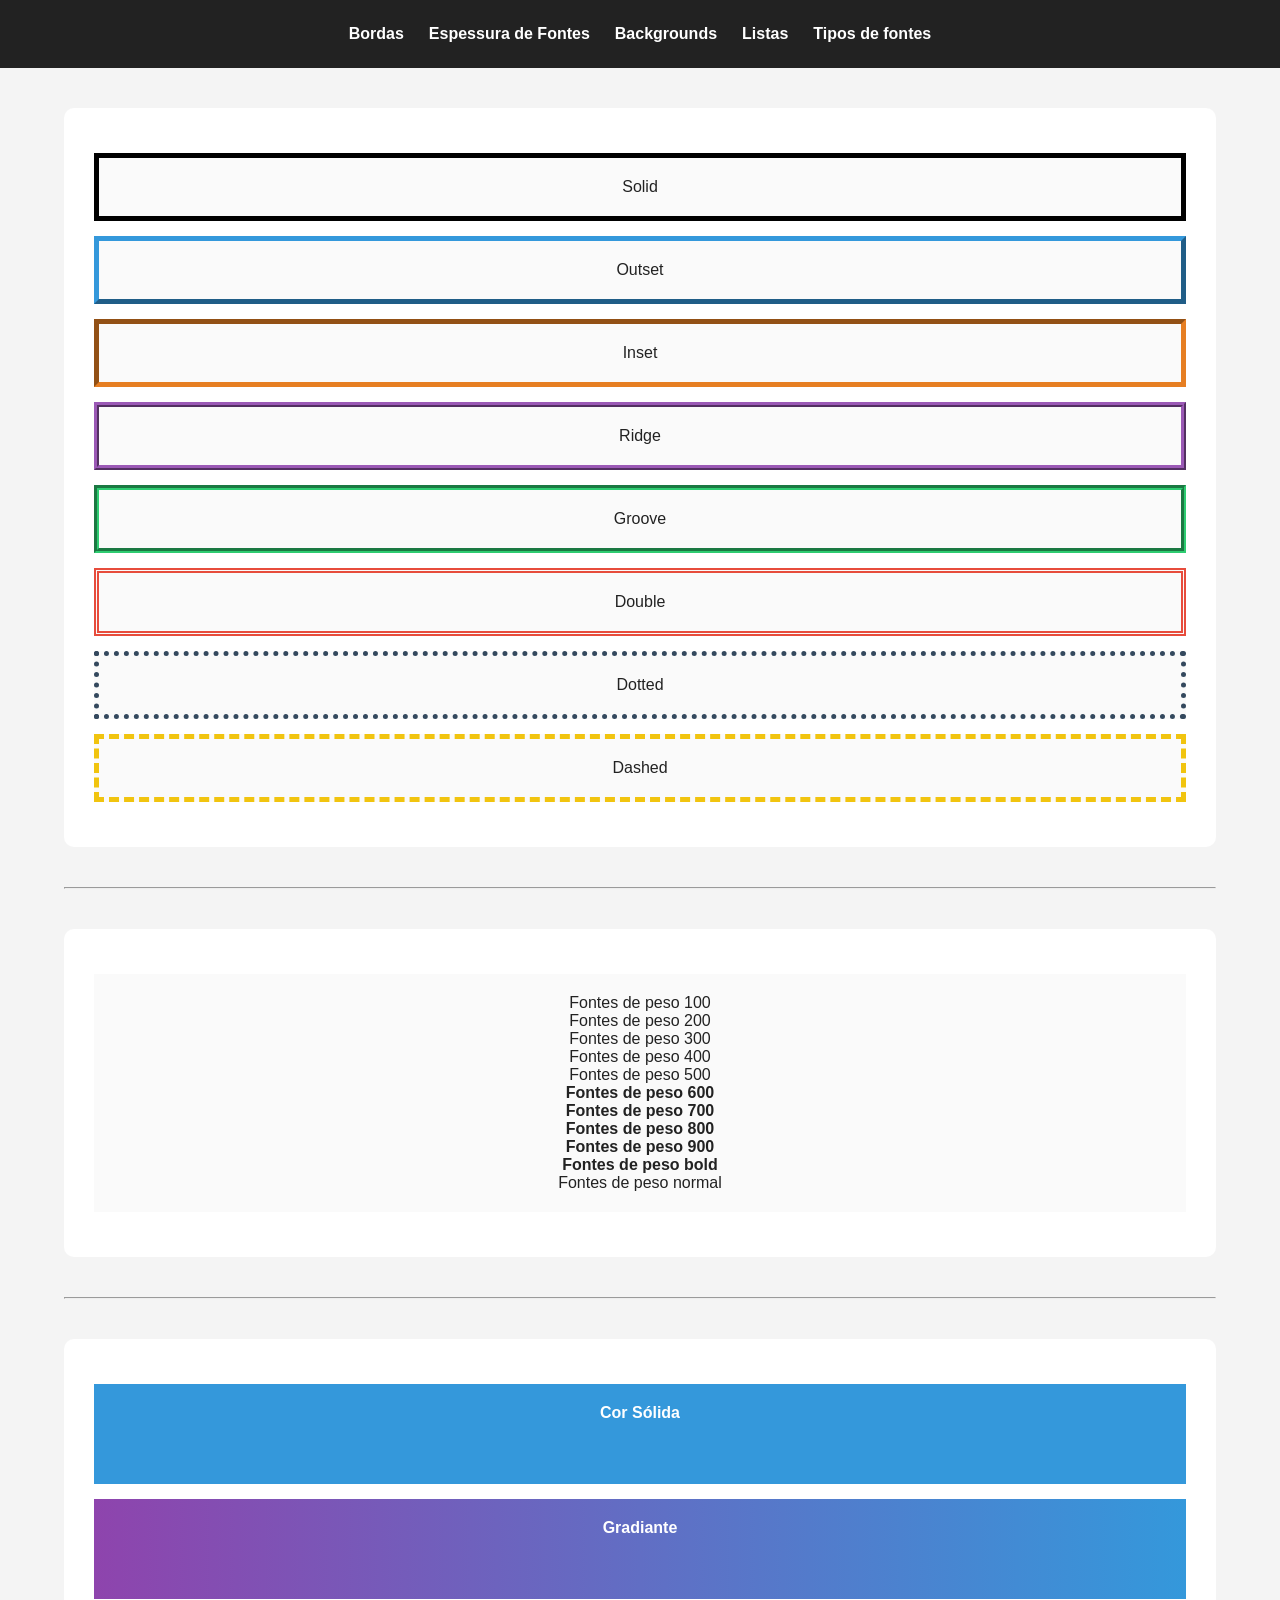
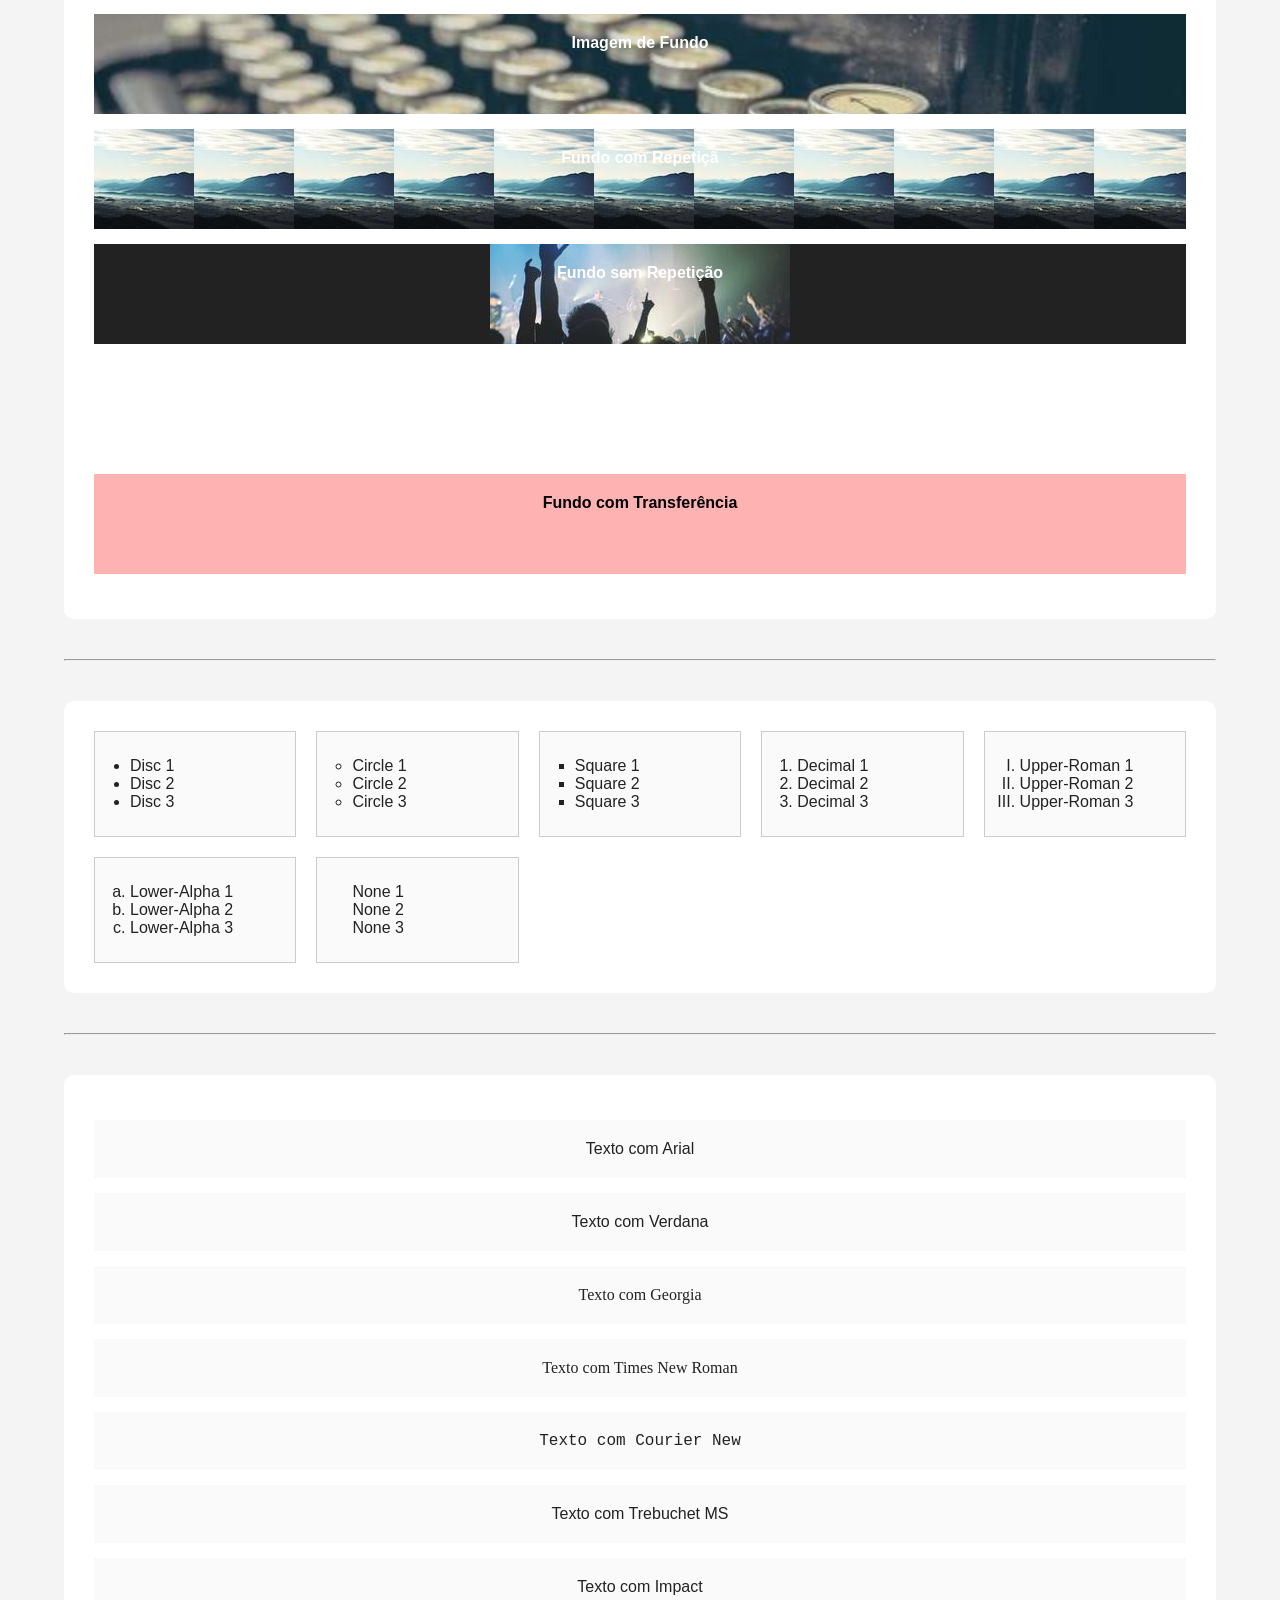
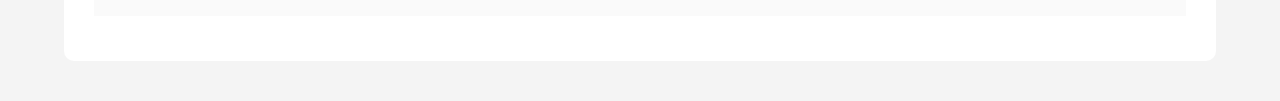
<file: atividade_final_css/index.html>
<!DOCTYPE html>
<html lang="pt-BR">
<head>
    <meta charset="UTF-8">
    <meta name="viewport" content="width=device-width, initial-scale=1.0">
    <title>Atividade final de CSS</title>
    <link rel="stylesheet" href="style/style.css">
</head>
<body>
    <header>
        <nav>
            <ul>
                <li><a href="#bordas">Bordas</a></li>
                <li><a href="#espessura-fontes">Espessura de Fontes</a></li>
                <li><a href="#backgrounds">Backgrounds</a></li>
                <li><a href="#listas">Listas</a></li>
                <li><a href="#tipos-fontes">Tipos de fontes</a></li>
            </ul>
        </nav>
    </header>

    <main>
        <section id="bordas" class="secao bordas">
            <article>
                <p>Solid</p>
            </article>
            <article>
                <p>Outset</p>                    
            </article>
            <article>
                <p>Inset</p>
            </article>
            <article>
                <p>Ridge</p>
            </article>
            <article>
                <p>Groove</p>
            </article>
            <article>
                <p>Double</p>
            </article>
            <article>
                <p>Dotted</p>
            </article>
            <article>
                <p>Dashed</p>
            </article>
        </section>

        <hr>

        <section id="espessura-fontes" class="secao espessura-fontes">
            <article>
                <p class="peso-100">Fontes de peso 100</p>
                <p class="peso-200">Fontes de peso 200</p>
                <p class="peso-300">Fontes de peso 300</p>
                <p class="peso-400">Fontes de peso 400</p>
                <p class="peso-500">Fontes de peso 500</p>
                <p class="peso-600">Fontes de peso 600</p>
                <p class="peso-700">Fontes de peso 700</p>
                <p class="peso-800">Fontes de peso 800</p>
                <p class="peso-900">Fontes de peso 900</p>
                <p class="peso-bold">Fontes de peso bold</p>
                <p class="peso-normal">Fontes de peso normal</p>
            </article>
        </section>

        <hr>
        <section id="backgrounds" class="secao backgrounds">
            <article>
                <P>Cor Sólida</P>
            </article>
            <article>
                <p>Gradiante</p>
            </article>
            <article>
                <p>Imagem de Fundo</p>
            </article>
            <article>
                <P>Fundo com Repetiçã</P>
            </article>
            <article>
                <p>Fundo sem Repetição</p>
            </article>
            <article>
                <p>Fundo Fixo</p>
            </article>
            <article>
                <p>Fundo com Transferência</p>
            </article>
        </section>

        <HR>

        <section id="listas" class="secao listas">
            <ul>
                <li>Disc 1</li>
                <li>Disc 2</li>
                <li>Disc 3</li>
            </ul>
            <ul>
                <li>Circle 1</li>
                <li>Circle 2</li>
                <li>Circle 3</li>
            </ul>
            <ul>
                <li>Square 1</li>
                <li>Square 2</li>
                <li>Square 3</li>
            </ul>
            <ul>
                <li>Decimal 1</li>
                <li>Decimal 2</li>
                <li>Decimal 3</li>
            </ul>
            <ul>
                <li>Upper-Roman 1</li>
                <li>Upper-Roman 2</li>
                <li>Upper-Roman 3</li>
            </ul>
            <ul>
                <li>Lower-Alpha 1</li>
                <li>Lower-Alpha 2</li>
                <li>Lower-Alpha 3</li>
            </ul>
            <ul>
                <li>None 1</li>
                <li>None 2</li>
                <li>None 3</li>
            </ul>
        </section>

        <hr>

        <section id="tipos-fontes" class="secao tipos-fontes">
            <article>
                <p>Texto com Arial</p>
            </article>
            <article>
                <p>Texto com Verdana</p>
            </article>
            <article>
                <p>Texto com Georgia</p>
            </article>
            <article>
                <p>Texto com Times New Roman</p>
            </article>
            <article>
                <p>Texto com Courier New</p>
            </article>
            <article>
                <p>Texto com Trebuchet MS</p>
            </article>
            <article>
                <p>Texto com Impact</p>
            </article>
        </section>

    </main>
</body>
</html>
</file>
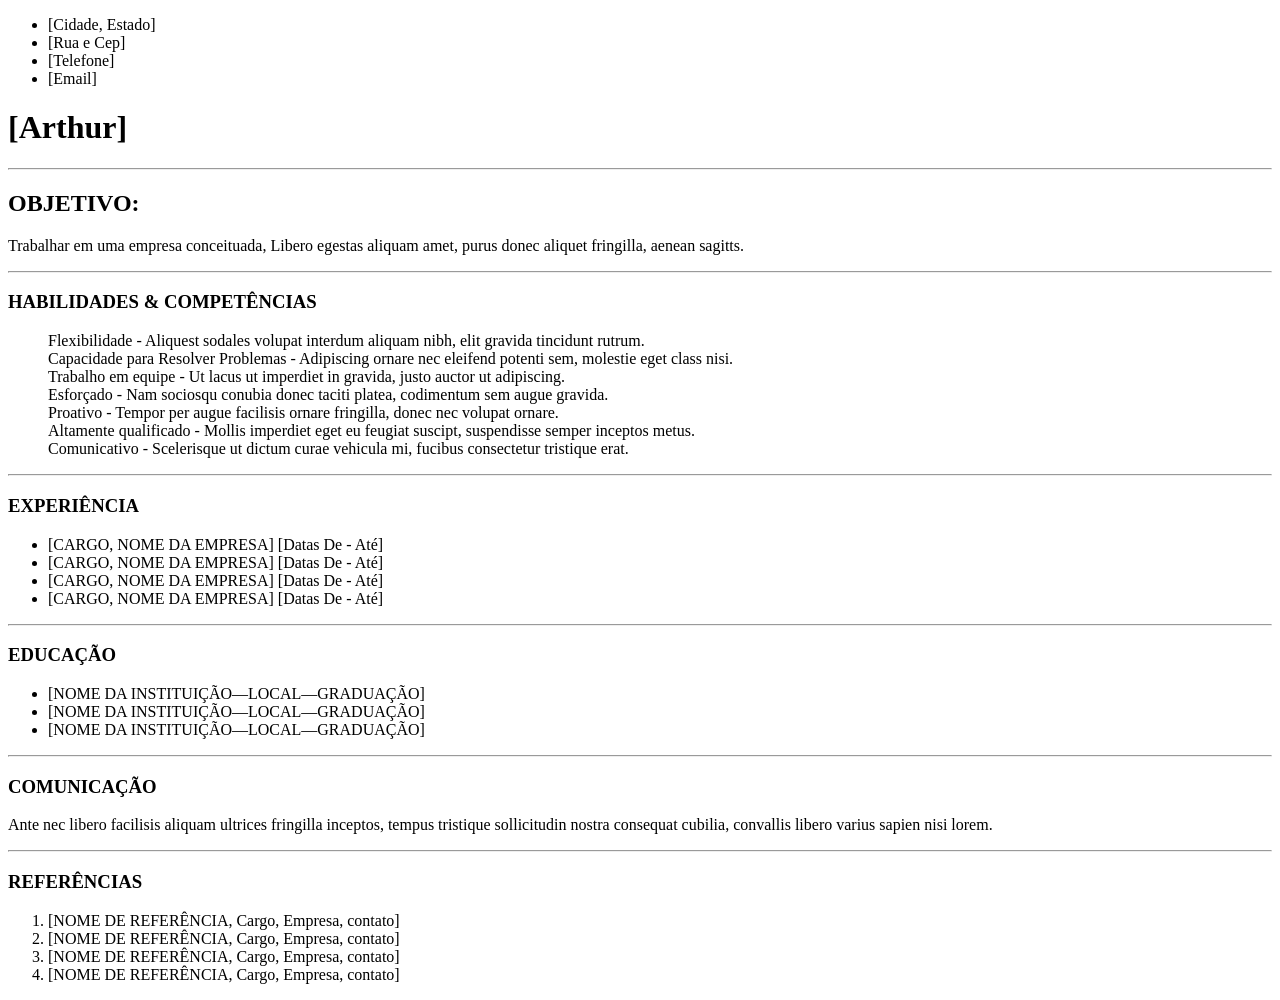
<file: curriculo.html/index.html>
<!DOCTYPE html>
<html lang="pt-BR">
<head>
    <meta charset="UTF-8">
    <title> Curriculo </title>
</head>

<body>
    <ul>
        <li>[Cidade, Estado]</li>
        <li>[Rua e Cep]</li>
        <li>[Telefone]</li>
        <li>[Email]</li>
    </ul>
    <h1>[Arthur]</h1>
    
    <hr>
    
    <h2>OBJETIVO:</h2>
        <p>Trabalhar em uma empresa conceituada, Libero egestas aliquam amet, purus donec aliquet fringilla, aenean sagitts.</p>
    <hr>
    <h3>HABILIDADES & COMPETÊNCIAS</h3>
    <dl>
            <dd>Flexibilidade - Aliquest sodales volupat interdum aliquam nibh, elit gravida tincidunt rutrum.</dd>
            <dd>Capacidade para Resolver Problemas - Adipiscing ornare nec eleifend potenti sem, molestie eget class nisi.</dd>
            <dd>Trabalho em equipe - Ut lacus ut imperdiet in gravida, justo auctor ut adipiscing.</dd>
            <dd>Esforçado - Nam sociosqu conubia donec taciti platea, codimentum sem augue gravida.</dd>
            <dd>Proativo - Tempor per augue facilisis ornare fringilla, donec nec volupat ornare.</dd>
            <dd>Altamente qualificado - Mollis imperdiet eget eu feugiat suscipt, suspendisse semper inceptos metus.</dd>
            <dd>Comunicativo - Scelerisque ut dictum curae vehicula mi, fucibus consectetur tristique erat.</dd>
    </dl>
    <Hr>
    <h3>EXPERIÊNCIA</h3>
    <ul>
        <li>[CARGO, NOME DA EMPRESA] [Datas De - Até]</li>
        <li>[CARGO, NOME DA EMPRESA] [Datas De - Até]</li>
        <li>[CARGO, NOME DA EMPRESA] [Datas De - Até]</li>
        <li>[CARGO, NOME DA EMPRESA] [Datas De - Até]</li>
    </ul>
    <Hr>
        <h3>EDUCAÇÃO</h3>
        <UL>
            <LI>[NOME DA INSTITUIÇÃO—LOCAL—GRADUAÇÃO]</LI>
            <LI>[NOME DA INSTITUIÇÃO—LOCAL—GRADUAÇÃO]</LI>
            <LI>[NOME DA INSTITUIÇÃO—LOCAL—GRADUAÇÃO]</LI>
        </UL>
    <hr>
        <h3>COMUNICAÇÃO</h3>
        <P>Ante nec libero facilisis aliquam ultrices fringilla inceptos, tempus tristique sollicitudin nostra consequat cubilia, convallis libero varius sapien nisi lorem.</P>
    <hr>
        <h3>REFERÊNCIAS</h3>
        <ol>
            <li>[NOME DE REFERÊNCIA, Cargo, Empresa, contato]</li>
            <li>[NOME DE REFERÊNCIA, Cargo, Empresa, contato]</li>
            <li>[NOME DE REFERÊNCIA, Cargo, Empresa, contato]</li>
            <li>[NOME DE REFERÊNCIA, Cargo, Empresa, contato]</li>
        </ol>

</body>
</html>
</file>
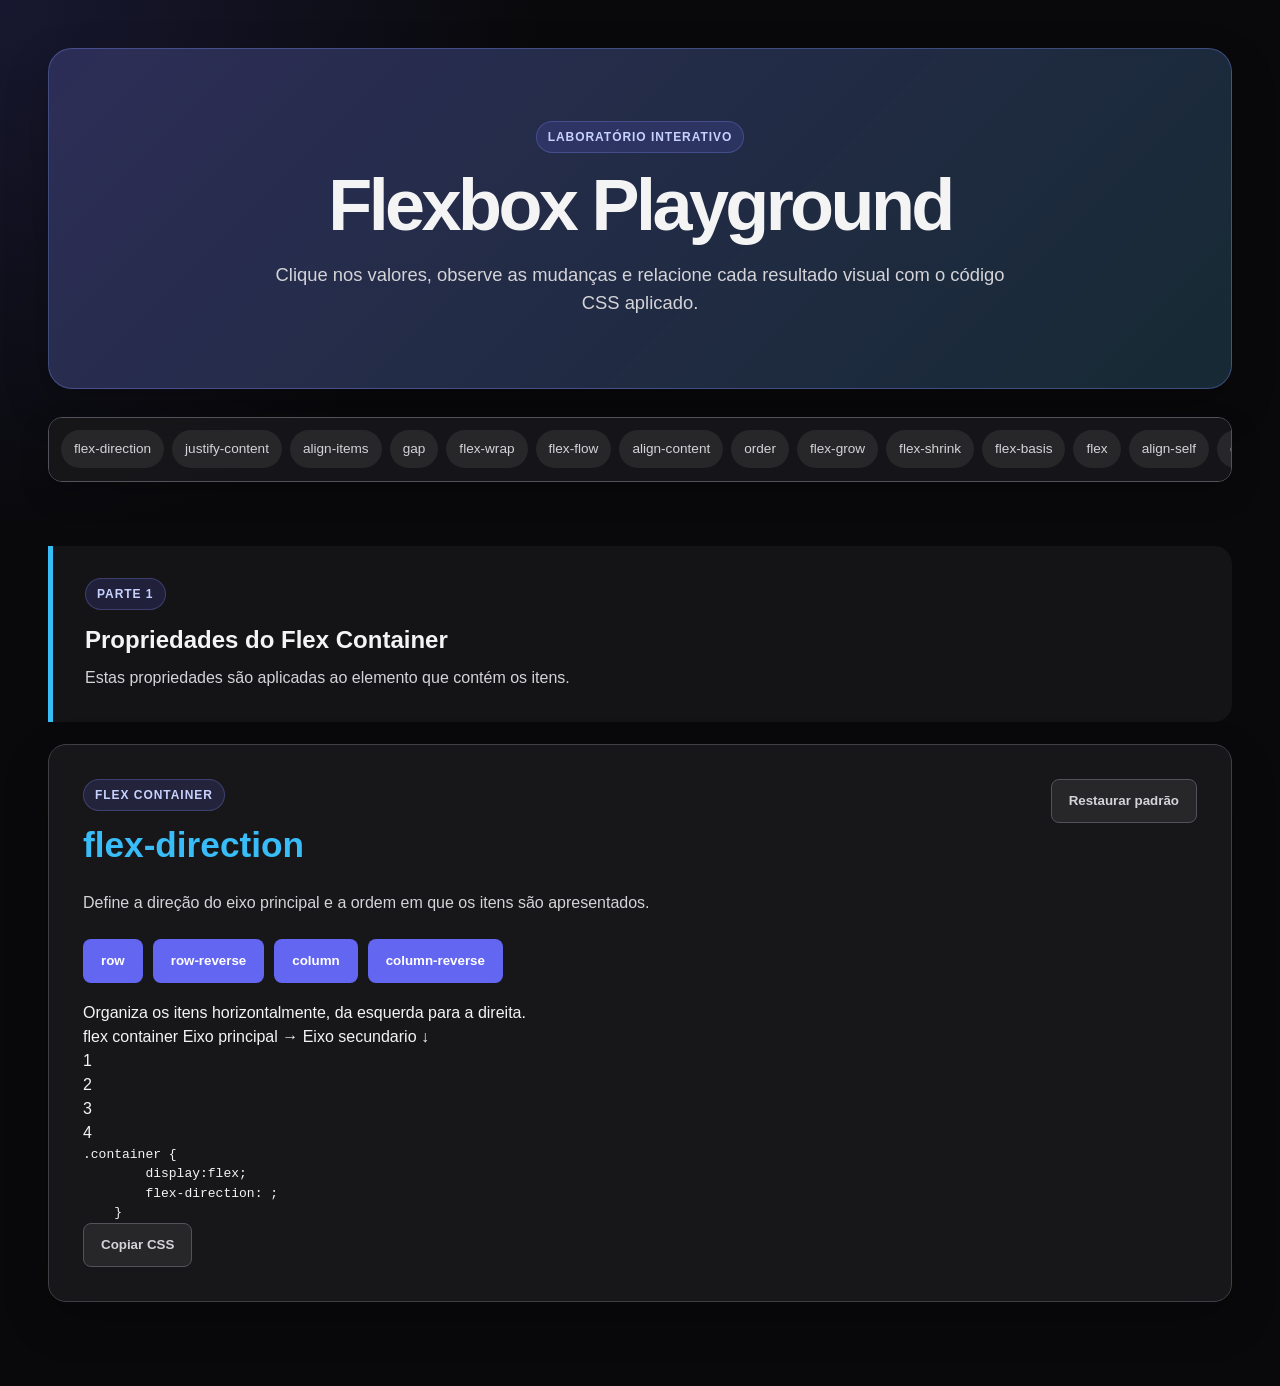
<file: flexbox/index.html>
<!-- Define que o documento utiliza HTML5. Deve ser a primeira declaração do arquivo -->
<!DOCTYPE html>
<!-- A tag html envolve toda a página. lang="pt-BR" informa o idioma para navegadores e leitores de tela. -->
<html lang="pt-BR">
 
<!-- O head guarda configurações e informações que não aparecem diretamente no conteúdo visual. -->
<head>
    <!-- Permite utilizar acentos, cedilha e outros caracteres especiais corretamente. -->
    <meta charset="UTF-8">
    <!-- Faz o layout respeitar a largura real de celulares, tablets e computadores. -->
    <meta name="viewport" content="width=device-width, initial-scale=1.0">
    <!-- Descrição usada por mecanismos de busca e no compartilhamento do link. -->
    <meta name="description" content="Laboratório interativo para aprender e praticar as principais propriedades do CSS flexbox.">
    <!-- Texto exibido na aba do navegador -->
    <title>Laboratório Flexbox</title>
    <!-- Conecta o HTML ao arquivo CSS responsável pela aparência da página. -->
    <link rel="stylesheet" href="style/style.css">
</head>
 
<!-- O body contém todo o conteúdo visível da página. -->
<body>
   
    <!-- ===================================================
         CABEÇALHO PRINCIPAL
         Apresenta o nome e a proposta do laboratório.
    =================================================== -->
    <header class="page-header">
        <!-- Pequeno rótulo visual acima do título principal. -->
        <span class="page-label">Laboratório interativo</span>
        <!-- h1 é o título principal e deve represetar o assunto da página. -->
        <h1>Flexbox Playground</h1>
        <p>
            Clique nos valores, observe as mudanças e relacione cada resultado visual
            com o código CSS aplicado.
        </p>
    </header>
 
    <!-- ===================================================
         NAVEGAÇÃO INTERNA
         Cada link aponta para o id de uma seção da página.
         aria-label descreve o menu para tecnologias assistivas.
    =================================================== -->
 
    <nav class="property-navigation" aria-label="Navegação das propriedades do Flexbox">
        <a href="#flex-direction">flex-direction</a>
        <a href="#justify-content">justify-content</a>
        <a href="#align-items">align-items</a>
        <a href="#gap">gap</a>
        <a href="#flex-wrap">flex-wrap</a>
        <a href="#flex-flow">flex-flow</a>
        <a href="#align-content">align-content</a>
        <a href="#order">order</a>
        <a href="#flex-grow">flex-grow</a>
        <a href="#flex-shrink">flex-shrink</a>
        <a href="#flex-basis">flex-basis</a>
        <a href="#flex">flex</a>
        <a href="#align-self">align-self</a>
        <a href="#desafio">desafio</a>
    </nav>
 
    <!-- O main reúne o conteúdo principal do laboratório -->
    <main>
        <!-- ===================================================
             PARTE 1 — PROPRIEDADES DO FLEX CONTAINER
             São aplicadas ao elemento pai, responsável por organizar os itens.
        =================================================== -->
        <header class="group-header">
            <span>Parte 1</span>
            <h2>Propriedades do Flex Container</h2>
            <p>Estas propriedades são aplicadas ao elemento que contém os itens.</p>
        </header>
 
        <!-- ===================================================
             SEÇÃO: flex-direction
             Define a direção do eixo principal e a ordem inicial dos itens.
             O id permite acessar esta seção pelo menu de navegação.
        =================================================== -->
        <section class="demo" id="flex-direction">
            <!-- Agrupa o título da propriedade e o botão que restaura o valor inicial. -->
            <div class="demo-heading">
                <div>
                    <span class="property-type">Flex Container</span>
                    <h2>flex-direction</h2>
                </div>
                <button type="button" class="reset-button" data-reset-section="direction">Restaurar padrão</button>
            </div>
 
            <p class="demo-introduction">
                Define a direção do eixo principal e a ordem em que os itens são apresentados.
            </p>
 
            <!--
                Grupo de botões com os valores da propriedade.
                role="group" e aria-label ajudam leitores de tela.
                data-* guarda o valor que será lido pelo JavaScript.
                aria-pressed informa qual botão está ativo.
            -->
            <div class="buttons" role="group" aria-label="Valores de flex-direction">
                <button type="button" data-direction="row" aria-pressed="true">row</button>
                <button type="button" data-direction="row-reverse" aria-pressed="false">row-reverse</button>
                <button type="button" data-direction="column" aria-pressed="false">column</button>
                <button type="button" data-direction="column-reverse" aria-pressed="false">column-reverse</button>
            </div>
            <!--
                Descrição atualizada pelo JavaScript conforme o botão escolhido.
                aria-live="polite" permite anunciar a mudança para leitores de tela.
                -->
 
                <p class="property-descripition direction-descript" aria-live="polite">
                    Organiza os itens horizontalmente, da esquerda para a direita.
                </p>
 
                <!--
                Área visual da demontração.
                A classe container recebe display:flex no CSS.
                A segunda classe identifica a propriedade demonstrada.
                -->
                <div class="container direction-container" id="direction-container">
                    <span class="container-label">flex container</span>
                    <!-- Indicadores dos eixos; o JavaScript atualiza as setas nesta seção-->
                    <span class="axis axis-main direction-main-axis">Eixo principal →</span>
                    <span class="axis axis-cross direction-cross-axis">Eixo secundario ↓</span>
                    <!-- Cada elemento .item é um flex Item. Os números facilitam observar ordem e posição -->
                     <div><span class="item">1</span></div>
                     <div><span class="item">2</span></div>
                     <div><span class="item">3</span></div>
                     <div><span class="item">4</span></div>
                </div>
 
                <!--
                Mostra o CSS correspondente ao valor selecionado.
                pre preserva espaços e quebras de linha; code identiica código-fonte.
                O botão usa data-copy-property e data-copy-target para copiar o resultado
                -->
                <div class="code-wrapper">
                    <pre class="code"></code>.container {
        display:flex;
        flex-direction: <strong class="direction-value" aria-live="polite"></strong>;
    }</code></pre>
                    <button type="button" class="copy-button" data-copy-property="flex-direction"
                        data-copy-target=",direction-value">Copiar CSS</button>
                </div>
            </section>
 
        </main>
 
</body>
</html>
</file>
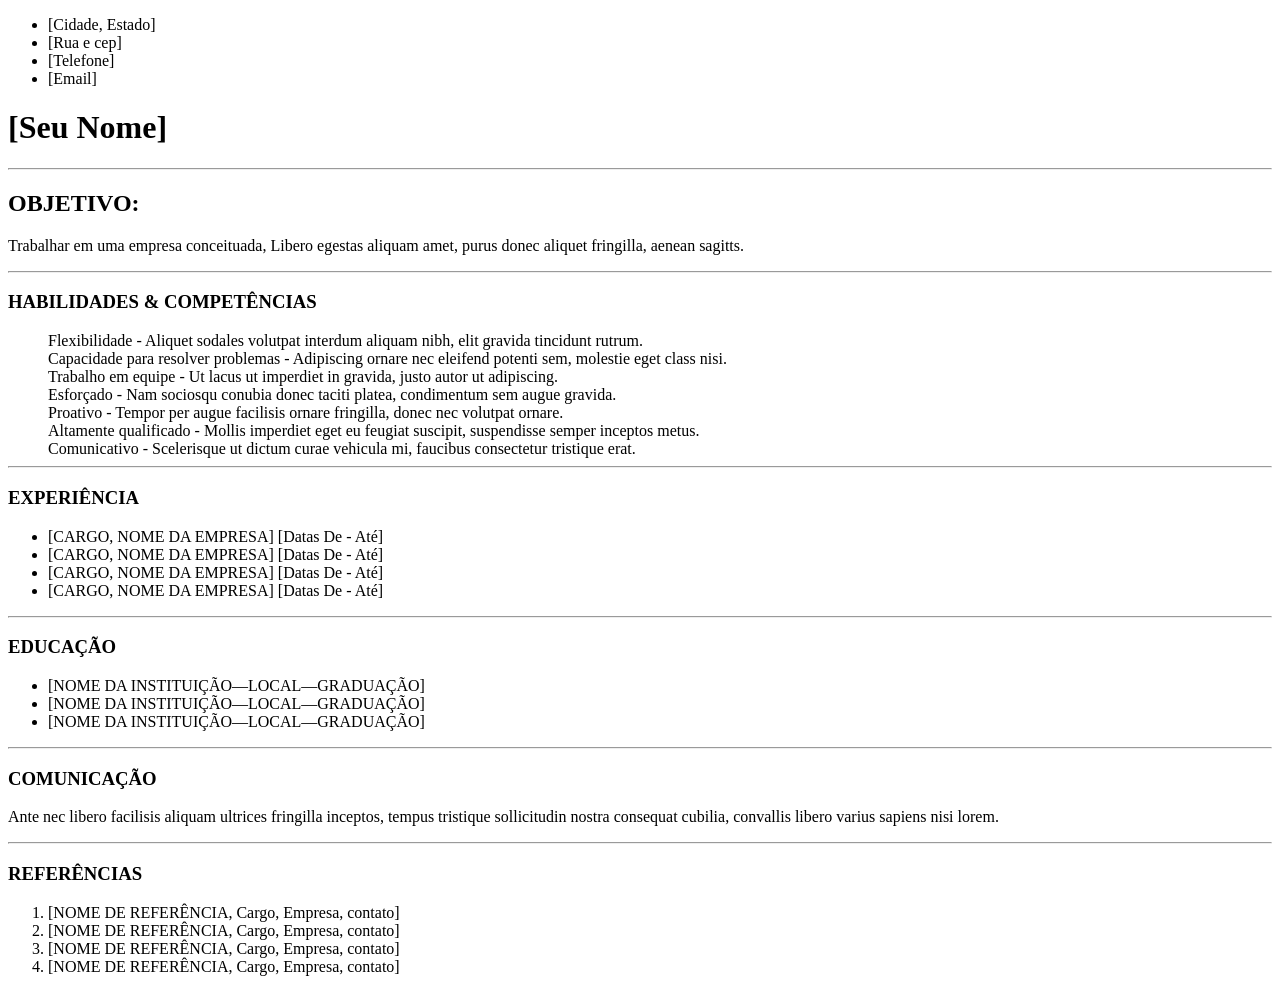
<file: curriculo.html/correcao.html>
<!DOCTYPE html>
<html lang="en">
<head>
    <meta charset="UTF-8">
    <meta name="viewport" content="width=device-width, initial-scale=1.0">
    <title>Curriculo</title>
</head>
<body>
    <ul>
        <li>[Cidade, Estado]</li>
        <li>[Rua e cep]</li>
        <li>[Telefone]</li>
        <li>[Email]</li>    
    </ul>
    <h1>[Seu Nome]</h1>
    <hr>

    <h2>OBJETIVO:</h2>
    <p>Trabalhar em uma empresa conceituada, Libero egestas aliquam amet, purus donec aliquet fringilla, aenean sagitts.</p>
    <hr>
    
    <dl>
        <dt>
            <h3>HABILIDADES & COMPETÊNCIAS</h3>
        </dt>
    </dl>
    <dd>Flexibilidade - Aliquet sodales volutpat interdum aliquam nibh, elit gravida tincidunt rutrum.</dd>
    <dd>Capacidade para resolver problemas - Adipiscing ornare nec eleifend potenti sem, molestie eget class nisi.</dd>
    <dd>Trabalho em equipe - Ut lacus ut imperdiet in gravida, justo autor ut adipiscing.</dd>
    <dd>Esforçado - Nam sociosqu conubia donec taciti platea, condimentum sem augue gravida.</dd>
    <dd>Proativo - Tempor per augue facilisis ornare fringilla, donec nec volutpat ornare.</dd>
    <dd>Altamente qualificado - Mollis imperdiet eget eu feugiat suscipit, suspendisse semper inceptos metus.</dd>
    <dd>Comunicativo - Scelerisque ut dictum curae vehicula mi, faucibus consectetur tristique erat.</dd>
    <hr>

    <h3>EXPERIÊNCIA</h3>
    <ul>
        <Li>[CARGO, NOME DA EMPRESA] [Datas De - Até]</Li>
        <Li>[CARGO, NOME DA EMPRESA] [Datas De - Até]</Li>
        <Li>[CARGO, NOME DA EMPRESA] [Datas De - Até]</Li>
        <Li>[CARGO, NOME DA EMPRESA] [Datas De - Até]</Li>
    </ul>
    <hr>

    <h3>EDUCAÇÃO</h3>
    <ul>
        <Li>[NOME DA INSTITUIÇÃO—LOCAL—GRADUAÇÃO]</Li>
        <Li>[NOME DA INSTITUIÇÃO—LOCAL—GRADUAÇÃO]</Li>
        <Li>[NOME DA INSTITUIÇÃO—LOCAL—GRADUAÇÃO]</Li>
    </ul>
    <hr>

    <h3>COMUNICAÇÃO</h3>
    <p>Ante nec libero facilisis aliquam ultrices fringilla inceptos, tempus tristique sollicitudin nostra consequat cubilia, convallis libero varius sapiens nisi lorem.</p>
    <hr>

    <h3>REFERÊNCIAS</h3>
    <ol>
        <li>[NOME DE REFERÊNCIA, Cargo, Empresa, contato]</li>
        <li>[NOME DE REFERÊNCIA, Cargo, Empresa, contato]</li>
        <li>[NOME DE REFERÊNCIA, Cargo, Empresa, contato]</li>
        <li>[NOME DE REFERÊNCIA, Cargo, Empresa, contato]</li>
    </ol>
</body>
</html>
</file>
<file: atividade_final_css/style/style.css>
* {
    padding: 0;
    margin: 0;
    box-sizing: border-box;
}

body {
    font-family: Arial, sans-serif;
    background-color: #f4f4f4;
    color: #222;
}

header {
    background-color: #222;
    padding: 25px;
    position: sticky;
    top: 0;
}

nav ul {
    display: flex;
    gap: 25px;
    justify-content: center;
    list-style: none;
}

nav a {
    color: white;
    text-decoration: none;
    font-weight: bold;
}

nav a:hover {
    color: #00bcd4;
}

main {
    width: 90%;
    margin: 30px auto;
}

.secao {
    margin: 40px 0;
    padding: 30px;
    background-color: white;
    border-radius: 10px;
}

article {
    padding: 20px;
    margin: 15px 0;
    text-align: center;
    background-color: #fafafa;
}

/* BORDAS */

.bordas article:nth-child(1) {
    border: 5px solid #000;
}

.bordas article:nth-child(2) {
    border: 5px outset #3498db;
}

.bordas article:nth-child(3) {
    border: 5px inset #e67e22;
}

.bordas article:nth-child(4) {
    border: 5px ridge #9b59b6;
}

.bordas article:nth-child(5) {
    border: 5px groove #2ecc71;
}

.bordas article:nth-child(6) {
    border: 5px double #e74c3c;
}

.bordas article:nth-child(7) {
    border: 5px dotted #34495e;
}

.bordas article:nth-child(8) {
    border: 5px dashed #f1c40f;
}

/* ESPESSURAS DAS FONTE */

.peso-100 {
    font-weight: 100;
}

.peso-200 {
    font-weight: 200;
}

.peso-300 {
    font-weight: 300;
}

.peso-400 {
    font-weight: 400;
}
.peso-500{
    font-weight: 500;
}

.peso-600 {
    font-weight: 600;
}

.peso-700 {
    font-weight: 700;
}

.peso-800 {
    font-weight: 800;
}

.peso-900 {
    font-weight: 900;
}

.peso-bold {
    font-weight: bold;
}

.peso-normal {
    font-weight: normal;
}

/* BACKGROUNDS */

.backgrounds article {
    min-height: 100px;
    color: white;
    font-weight: bold;
}

.backgrounds article:nth-child(1) {
    background-color: #3498db;
}

.backgrounds article:nth-child(2) {
    background: linear-gradient(to right, #8e44ad, #3498db);
}

.backgrounds article:nth-child(3) {
    background-image: url(../image/cover.jpg);
    background-size: cover;
    background-position: center;
}

.backgrounds article:nth-child(4) {
    background-image: url(../image/repeat.jpg);
    background-repeat: repeat;
}

.backgrounds article:nth-child(5) {
    background-image: url(../image/no-repeat.jpg);
    background-repeat: no-repeat;
    background-position: center;
    background-color: #222;
}

.backgrounds article:nth-child(6) {
    background-image: url(../image/fixed.jpg);
    background-attachment: fixed;
    background-size: cover;
    background-position: center;
}

.backgrounds article:nth-child(7) {
    background-color: rgba(255, 0, 0, 0.3);
    color: #000;
    /* OPACITY: 0.3 */
}

/* LISTAS */

.listas {
    display: grid;
    grid-template-columns: repeat(auto-fit, minmax(180px, 1fr));
    gap: 20px;
}

.listas ul {
    background-color: #fafafa;
    padding: 25px 35px;
    border: 1px solid #ccc;
}

.listas ul:nth-child(1) {
    list-style-type: disc;
}

.listas ul:nth-child(2) {
    list-style-type: circle;
}

.listas ul:nth-child(3) {
    list-style-type: square;
}

.listas ul:nth-child(4) {
    list-style-type: decimal;
}

.listas ul:nth-child(5) {
    list-style-type: upper-roman;
}

.listas ul:nth-child(6) {
    list-style-type: lower-alpha;
}

.listas ul:nth-child(7) {
    list-style-type: none;
}

/* TIPOS DE FONTES */

.tipos-fontes article:nth-child(1) {
    font-family: Arial, sans-serif;
}

.tipos-fontes article:nth-child(2) {
    font-family: Verdana, sans-serif;
}

.tipos-fontes article:nth-child(3) {
    font-family: Georgia, serif;
}

.tipos-fontes article:nth-child(4) {
    font-family: 'Times New Roman', serif;
}

.tipos-fontes article:nth-child(5) {
    font-family: "Courier New", monospace;
}

.tipos-fontes article:nth-child(6) {
    font-family: "Trebuchet MS", sans-serif;
}   

.tipos-fontes article:nth-child(7) {
    font-family: Impact, sans-serif;
}

/* RESPONSIVO */

@media (max-width: 768px) {
    nav ul {
        flex-direction: column;
        align-items: center;
    }

    main {
        width: 95%;
    }
}
</file>
<file: flexbox/style/style.css>
/*===================================================
     Configurações gerais       
=================================================== */

:root {
    color-scheme: dark;
    --background: #09090b;
    --surface: #18181b;
    --surface-soft: #27272a;
    --surface-highlight: #3f3f46;
    --border: #52525b;
    --text: #f4f4f5;
    --text-muted: #d4d4d8;
    --primary: #6366f1;
    --primary-hover: #818cf8;
    --accent: #38bdf8;
    --success: #22c55e;
    --warning: #f59e0b;
    --danger: #ef4444;
    --item: #0ea5e9;
    --item-selected: #f97316;
    --radius-small: 8px;
    --radius-medium: 12px;
    --radius-large: 18px;
    --shadow: 0 18px 45px rgba(0, 0, 0, 0.24);
}

*{
    margin: 0;
    padding: 0;
    box-sizing: border-box;
}

html {
    scroll-behavior: smooth;
    scroll-padding-top: 100px;
}

body {
    min-height: 100vh;
    padding: clamp(16px, 4vw, 48px);
    color: var(--text);
    background:
        radial-gradient(circle at top left,
            rgba(99, 102, 241, 0.16), 
            transparent 34rem),
        var(--background);
    font-family: Inter, Arial, Helvetica, sans-serif;
    line-height: 1.5;
}
button,
a,
select {
    -webkit-tap-highlight-color: transparent;
}

button:focus-visible
a:focus-visible
select:focus-visible {
    outline: 3px solid #facc15;
    outline-offset: 3px;
}

/* ===========================================
   Cabeçalho de navegação
=========================================== */

.page-header {
    max-width: 1200px;
    margin: 0 auto 28px;
    padding: clamp(28px, 6vw, 72px);
    text-align: center;
    background:
        linear-gradient(
            135deg, rgba(99, 102, 241, 0.28),
            rgba(14, 165, 233, 0.12)
        ),
        var(--surface);
    border: 1px solid rgba(129, 140, 248, 0.35);
    border-radius: 24px;
    box-shadow: var(--shadow);
}
 
.page-label,
.property-type,
.group-header span {
    display: inline-flex;
    align-items: center;
    width: fit-content;
    padding: 6px 11px;
    color: #c7d2fe;
    background-color: rgba(99, 102, 241, 0.16);
    border: 1px solid rgba(129, 140, 248, 0.28);
    border-radius: 999px;
    font-size: 0.75rem;
    font-weight: 700;
    letter-spacing: 0.08em;
    text-transform: uppercase;
}
 
.page-header h1 {
    margin-top: 16px;
    font-size: clamp(2rem, 7vw, 4.5rem);
    line-height: 1;
    letter-spacing: -0.05em;
}
 
.page-header p {
    max-width: 760px;
    margin: 20px auto 0;
    color: var(--text-muted);
    font-size: clamp(1rem, 2vw, 1.15rem); /*     1.15rem*/
}
 
.property-navigation {
    position: sticky;
    top: 12px;
    z-index: 20;
    display: flex;
    gap: 8px;
    flex-wrap: nowrap;
    max-width: 1200px;
    margin: 0 auto 36px;
    padding: 12px;
    overflow-x: auto;
    background-color: rgba(24, 24, 27, 0.9);
    border: 1px solid var(--border);
    border-radius: 14px;
    box-shadow: 0 12px 30px rgba(0, 0, 0, 0.2);
    backdrop-filter: blur(14px);
}

.property-navigation a {
    flex: 0 0 auto;
    padding: 8px 12px;
    color: var(--text-muted);
    background-color: var(--surface-soft);
    border: 1px solid  transparent;
    border-radius: 999px;
    text-decoration: none;
    font-size: 0.85rem;
    transition:  0.2s;
}

/* =============================================
    Grupos e seções
============================================== */
 
main {
    max-width: 1200px;
    margin: 0 auto;
}
 
.group-header {
    margin: 64px 0 22px;
    padding: clamp(20px, 4vw, 32px);
    background-color: rgba(24, 24, 27, 0.76);
    border-left: 5px solid var(--accent);
    border-radius: 0 var(--radius-large) var(--radius-large) 0;
}
 
.group-header h2 {
    margin-top: 12px;
    color: var(--text);
    font-size: clamp(1.6rem, 4vw, 2,5rem);
}
 
.group-header p {
    margin-top: 8px;
    color: var(--text-muted);
}

/* =============================================
    CARD DE DEMONSTRAÇÃO

    Cada propriedade é apresentada dentro de um card separado

    overflow: hidden impede que elementos ultrapassem as bordas.
============================================== */

.demo {
    margin-bottom: 36px;
    padding: clamp(20px, 4vw, 34px);
    overflow: hidden;
    background-color: rgba(24, 24, 27, 0.92);
    border: 1px solid var(--surface-highlight);
    border-radius: var(--radius-large);
    box-shadow: var(--shadow);
}
 
/* ========================================================
    CABEÇALHO INTERNO DA DEMONSTRAÇÃO
 
    Utiliza Flexbox para separar o título da propriedade e
    o botão de restauração.
=========================================================== */
 
.demo-heading {
    display: flex;
    align-items: flex-start;
    justify-content: space-between;
    gap: 20px;
}
 
.demo-heading h2 {
    margin-top: 8px;
    color: var(--accent);
    font-size: clamp(1.55rem, 4vw, 2.2rem);
}
 
.item-property {
    color: #fed7aa;
    background-color: rgba(249, 115, 22, 0.14);
    border-color: rgba(249, 115, 22, 0.3);
}
 
.challenge-label {
    color: #bbf7d0;
    background-color: rgba(34, 197, 94, 0.14);
    border-color: rgba(34, 197, 94, 0.3);
}
 
.demo-introduction {
    max-width: 850px;
    margin: 18px 0 22px;
    color: var(--text-muted);
    line-height: 1.7;
}
 
.demo-introduction strong {
    color: white;
}
 
/* ===========================================================
    DESCRIÇÃO DINÂMICA
 
    Este texto será atualizado pelo JavaScript quando o aluno
    selecionar outro valor da propriedade
=========================================================== */
 
.property-description {
    min-height: 52px;
    margin: 0 0 18px;
    padding: 12px 16px;
    color: #e0f2fe;
    background-color: rgba(14, 165, 233, 0.09);
    border-left: 4px solid var(--accent);
    border-radius: 0 var(--radius-small) var(--radius-small);
}

/* ===========================================================
    BOTÕES E CONTROLES
=========================================================== */

/* Organiza os botões em linha e permite quebra automática. */

.buttons {
    display: flex;
    gap: 10px;
    flex-shrink: wrap;
    margin-bottom: 18px;
}

/* ===========================================================
    BOTÃO PADRÃO

    min-height: 44px cria uma área confortável para clique
    também em dispositivos com tela sensivel ao toque.
=========================================================== */

button {
    min-height: 44px;
    padding: 10px 17px;
    color: white;
    background-color: var(--primary);
    border: 1px solid transparent;
    border-radius: var(--radius-small);
    cursor: pointer;
    font-weight: 700;
    transition:
        transform 0.2s,
        background-color 0.2s,
        border-color 0.2s,
        box-shadow 0.2s;
}

button:hover {
    background-color: var(--primary-hover);
    transform: translateY(-1px);
}

/* ===========================================================
    BOTÕES ATIVO

    A classe active é controlada pelo JavaScript e mostra qual Valor
    CSS está selecionda.
=========================================================== */

button.active {
    color: #052e16;
    background-color: var(--success);
    border-color: #86efac;
    box-shadow: 0 0 0 4px rgba(34, 197, 94, 0.14);
}

.reset-button,
.copy-button {
    color: var(--text-muted);
    background-color: var(--surface-soft);
    border-color: var(--border);
    font-weight: 600;
}

.reset-button:hover
.copy-button:hover {
    color: white;
    background-color: var(--surface-highlight);
}

/*
    Esta clasee é adicionada temporariamente pelo JavaScript após o código CSS ser copiado.
*/

.copy-button.copy-success {
    color: #052e16;
    background-color: var(--sucess);
    border-color: #86efac;
}

.compact-buttons {
    margin-bottom: 0;
}

/* ===========================================================
    CONTROLE DE DEMONSTRAÇÃO Flex-shrink.

    flex-shrink só é percebido quando falta espaço.

    por isso área permite alterar a largura do container.
=========================================================== */
</file>
